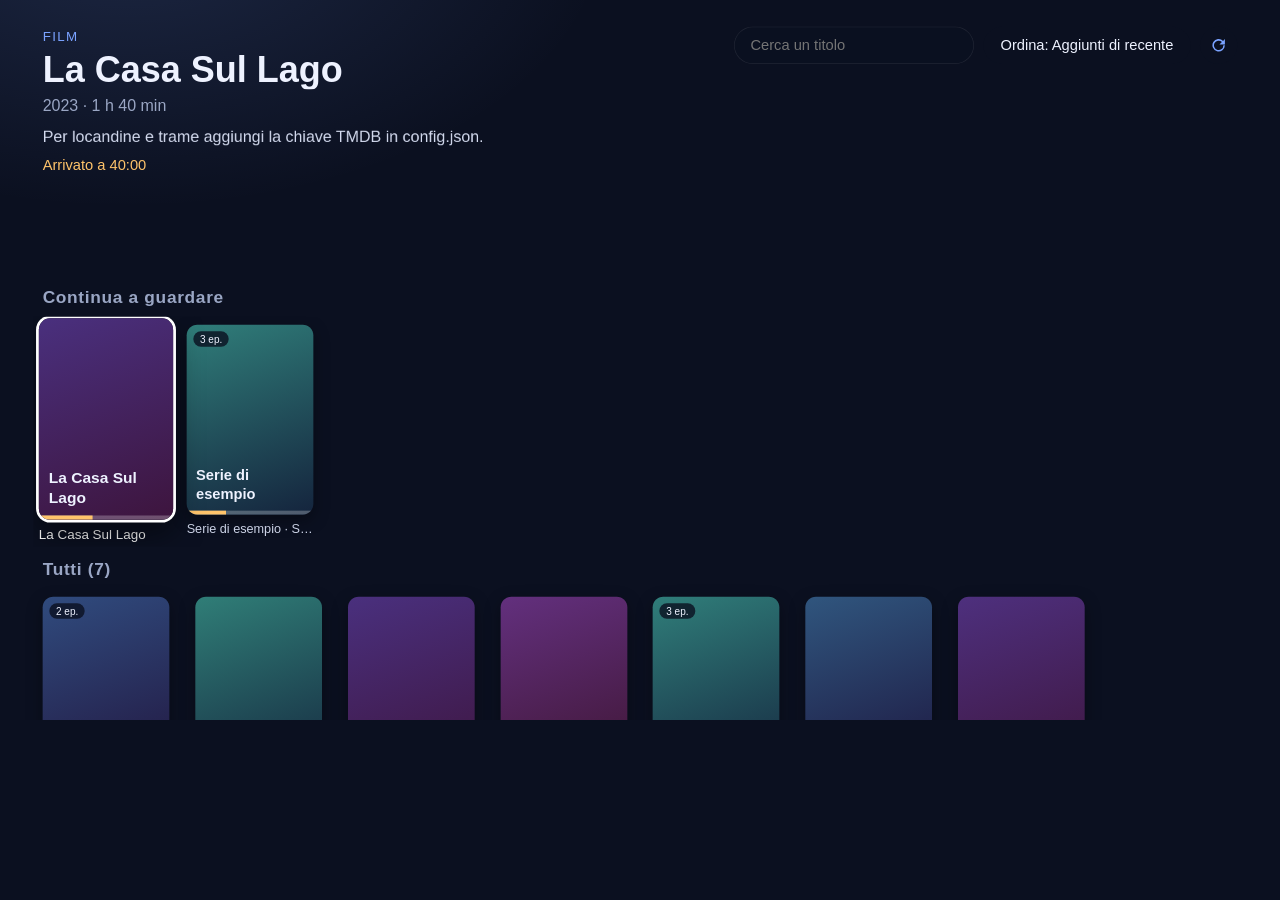
<file: film/index.html>
<!DOCTYPE html>
<html lang="it">
<head>
  <meta charset="utf-8">
  <meta name="viewport" content="width=1920, height=1080">
  <title>Film</title>
  <link rel="stylesheet" href="style.css">
</head>
<body>
  <div id="schermo">
    <!-- In alto: il titolo selezionato, con sfondo, trama e dati -->
    <section id="vetrina" class="vetrina">
      <img id="vetrina-sfondo" class="vetrina-sfondo" alt="" hidden>
      <div class="vetrina-testi">
        <div id="vetrina-percorso" class="vetrina-percorso"></div>
        <h1 id="vetrina-titolo" class="vetrina-titolo">Film</h1>
        <div id="vetrina-dati" class="vetrina-dati"></div>
        <div id="vetrina-trama" class="vetrina-trama"><p id="trama-testo" class="trama-testo"></p></div>
        <div id="vetrina-stato" class="vetrina-stato"></div>
      </div>
      <div class="strumenti">
        <input id="cerca" class="focusable cerca" type="text" placeholder="Cerca un titolo" autocomplete="off" spellcheck="false">
        <button id="btn-ordina" class="focusable btn" type="button"></button>
        <button id="btn-aggiorna" class="focusable btn tondo" type="button" aria-label="Aggiorna">
          <svg viewBox="0 0 24 24"><path d="M17.7 6.3A8 8 0 1 0 20 12h-2a6 6 0 1 1-1.8-4.2L13 11h7V4z"/></svg>
        </button>
      </div>
    </section>

    <main id="contenuto" class="contenuto">
      <section id="sezione-continua" class="sezione" hidden>
        <h2>Continua a guardare</h2>
        <div id="riga-continua" class="riga-locandine"></div>
      </section>
      <section id="sezione-tutti" class="sezione">
        <h2 id="titolo-tutti">Tutti</h2>
        <div id="griglia" class="griglia"></div>
        <div id="messaggio" class="messaggio">Lettura della libreria…</div>
      </section>
      <section id="sezione-episodi" class="sezione" hidden>
        <h2 id="titolo-episodi">Episodi</h2>
        <div id="episodi" class="episodi"></div>
      </section>
    </main>
  </div>

  <div id="scelta" class="overlay" hidden>
    <div class="pannello">
      <h2 id="scelta-titolo"></h2>
      <div id="scelta-opzioni" class="scelta-opzioni"></div>
    </div>
  </div>

  <div id="toast" class="toast"></div>

  <script src="js/base.js"></script>
  <script src="js/libreria.js"></script>
  <script src="js/app.js"></script>
</body>
</html>
</file>
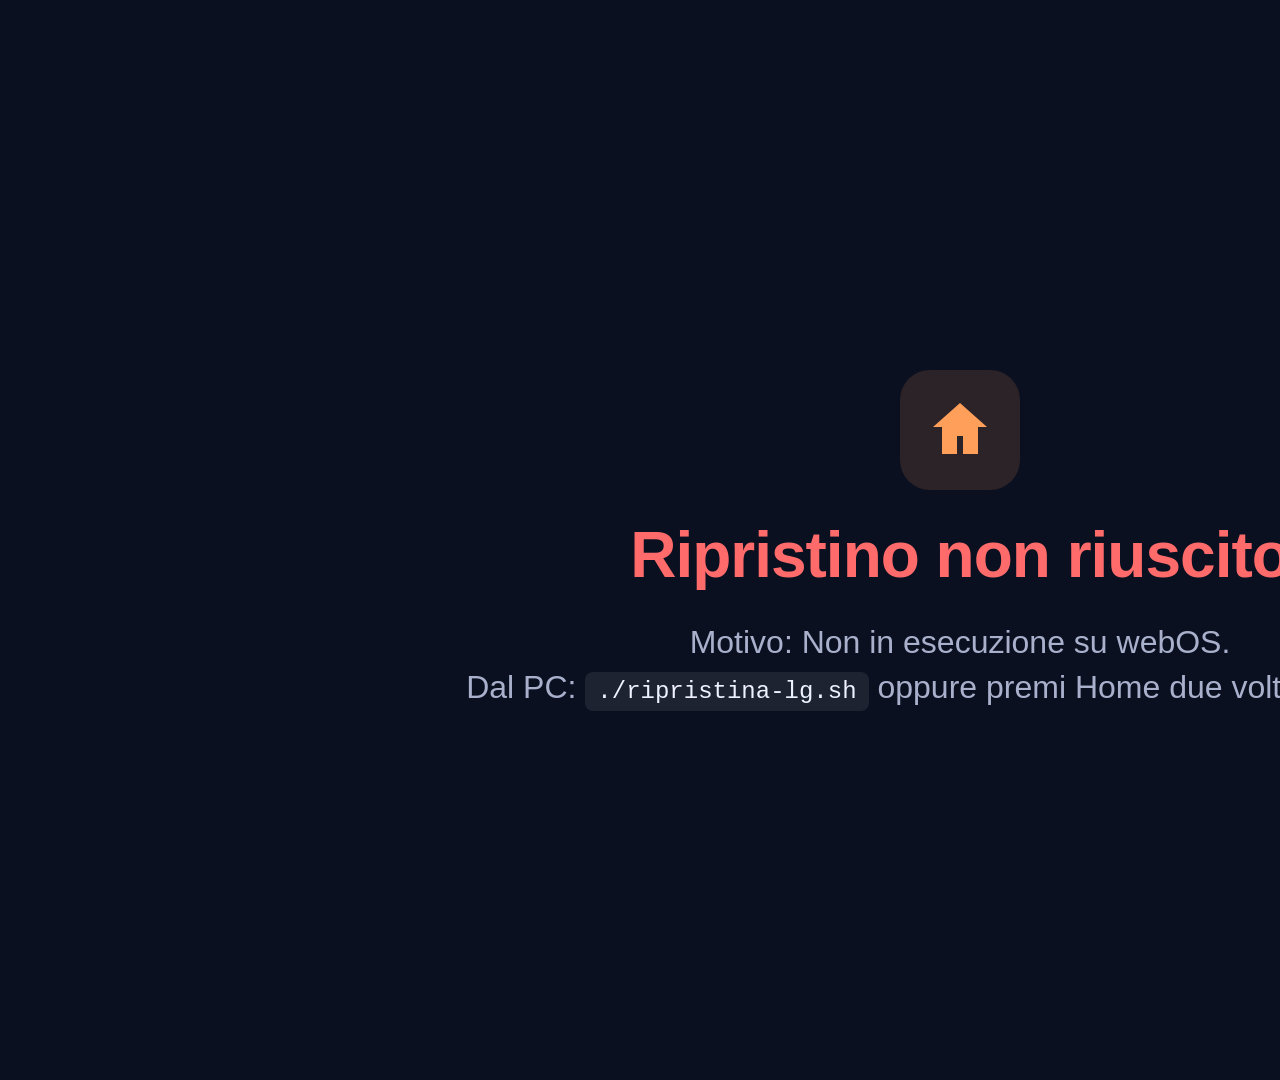
<file: homelg/index.html>
<!doctype html>
<html lang="it">
<head>
<meta charset="utf-8">
<title>Home LG</title>
<style>
  html, body { margin: 0; width: 1920px; height: 1080px; background: #0b1020; color: #eef1ff;
               font-family: "LG Smart UI", "Segoe UI", Arial, sans-serif; overflow: hidden; }
  main { height: 100%; display: flex; flex-direction: column; align-items: center; justify-content: center; gap: 28px; text-align: center; }
  .icona { width: 120px; height: 120px; border-radius: 30px; background: #ff9f5a22; display: flex; align-items: center; justify-content: center; }
  .icona svg { width: 72px; height: 72px; fill: #ff9f5a; }
  h1 { font-size: 64px; font-weight: 600; margin: 0; letter-spacing: -1px; }
  p { font-size: 32px; color: #a8b0cc; margin: 0; max-width: 1200px; line-height: 1.4; }
  .errore h1 { color: #ff6b6b; }
  code { font-size: 24px; background: #ffffff14; padding: 6px 12px; border-radius: 8px; color: #eef1ff; }
</style>
</head>
<body>
<main id="schermo">
  <div class="icona"><svg viewBox="0 0 24 24"><path d="M12 3l9 8h-3v9h-5v-6h-2v6H6v-9H3z"/></svg></div>
  <h1 id="titolo">Ripristino della Home LG…</h1>
  <p id="testo">Un attimo.</p>
</main>
<script>
'use strict';
// "Home LG": riporta Home, accensione e salvaschermo a quelli di LG e apre la Home LG.
// Funziona anche se la dashboard è stata disinstallata o non si apre.
const DASHBOARD = '/media/developer/apps/usr/palm/applications/it.casa.dashboard';
const DATI = '/var/lib/webosbrew/dashboard';
const COMANDO =
  `if [ -f ${DASHBOARD}/servizio.sh ]; then sh ${DASHBOARD}/servizio.sh ripristina; ` +
  `else mkdir -p ${DATI} && printf 'HOME_DASHBOARD=0\\nACCENSIONE=0\\nSALVASCHERMO_LG=0\\n' > ${DATI}/opzioni; ` +
  `luna-send -n 1 -w 5000 luna://com.webos.applicationManager/releaseBlockSystemApp '{"id":"com.webos.app.home"}' >/dev/null 2>&1; fi; ` +
  `date +%s > /tmp/dashboard-salta-home; grep -q HOME_DASHBOARD=0 ${DATI}/opzioni && ` +
  // La Home LG può essere stata rimossa ("Solo dashboard"): deve tornare nell'elenco del sistema
  `! grep -qs '"com.webos.app.home"' /var/preferences/com.webos.applicationManager/blockedSystemAppList/*.json && echo RIPRISTINATA`;

const bridgeAttivi = new Set();
function luna(uri, params) {
  return new Promise((resolve, reject) => {
    if (typeof PalmServiceBridge === 'undefined') { reject(new Error('Non in esecuzione su webOS')); return; }
    const bridge = new PalmServiceBridge();
    bridgeAttivi.add(bridge);
    const timer = setTimeout(() => { bridgeAttivi.delete(bridge); reject(new Error('Timeout')); }, 10000);
    bridge.onservicecallback = (msg) => {
      clearTimeout(timer);
      bridgeAttivi.delete(bridge);
      let res = null;
      try { res = JSON.parse(msg); } catch (e) { /* risposta non valida */ }
      if (!res || res.returnValue === false) reject(new Error((res && res.errorText) || 'Errore ' + uri));
      else resolve(res);
    };
    bridge.call(uri, JSON.stringify(params || {}));
  });
}

function mostra(titolo, testo, errore) {
  document.getElementById('titolo').textContent = titolo;
  document.getElementById('testo').innerHTML = testo;
  document.getElementById('schermo').classList.toggle('errore', !!errore);
}

async function ripristina() {
  try {
    const r = await luna('luna://org.webosbrew.hbchannel.service/exec', { command: `{ ${COMANDO}\n} </dev/null` });
    if (!/RIPRISTINATA/.test(r.stdoutString || '')) throw new Error('le opzioni non risultano cambiate');
  } catch (e) {
    mostra('Ripristino non riuscito',
      'Motivo: ' + e.message + '.<br>Dal PC: <code>./ripristina-lg.sh</code> oppure premi Home due volte di seguito.', true);
    return;
  }
  mostra('Home LG ripristinata',
    'Home, accensione e salvaschermo sono di nuovo quelli LG.<br>' +
    'Per tornare alla dashboard: apri Dashboard → Impostazioni → Avvio, Home e salvaschermo.');
  setTimeout(async () => {
    try { await luna('luna://com.webos.applicationManager/launch', { id: 'com.webos.app.home' }); } catch (e) { /* resta il messaggio */ }
    window.close();
  }, 3500);
}

// Rilanciata mentre è già aperta: rifà il ripristino
document.addEventListener('webOSRelaunch', ripristina);
ripristina();
</script>
</body>
</html>
</file>
<file: film/style.css>
:root {
  --sfondo: #0b1020;
  --card: rgba(255, 255, 255, 0.06);
  --bordo: rgba(255, 255, 255, 0.09);
  --testo: #eef2ff;
  --tenue: #9aa6c4;
  --accento: #7aa2ff;
  --medio: #ffc46b;
  --ok: #7be0a6;
}

* { box-sizing: border-box; margin: 0; padding: 0; }

html, body {
  width: 100%;
  height: 100%;
  overflow: hidden;
  background: var(--sfondo);
  color: var(--testo);
  font-family: "LG Smart UI", "Museo Sans", "Segoe UI", Roboto, Arial, sans-serif;
}

#schermo {
  position: absolute;
  top: 0;
  left: 0;
  width: 1920px;
  height: 1080px;
  overflow: hidden;
  transform-origin: 0 0;
  display: flex;
  flex-direction: column;
  background: radial-gradient(1200px 700px at 10% -10%, rgba(122, 162, 255, 0.16), transparent 60%), var(--sfondo);
}

/* ---------- Vetrina ---------- */
.vetrina {
  position: relative;
  flex: none;
  height: 420px;
  padding: 44px 64px 0;
  overflow: hidden;
}
/* Immagine del film intera (16:9, come arriva da TMDB), accanto a titolo e trama, sotto i comandi */
.vetrina-sfondo {
  position: absolute;
  top: 112px;
  right: 64px;
  width: 528px;
  height: 297px;
  object-fit: cover;
  /* Sfuma su tutti i lati, di più a sinistra (verso il testo) e in basso (verso le locandine) */
  -webkit-mask-image: linear-gradient(to right, transparent, #000 38%, #000 88%, transparent), linear-gradient(to bottom, transparent, #000 14%, #000 62%, transparent);
  -webkit-mask-composite: source-in;
  mask-image: linear-gradient(to right, transparent, #000 38%, #000 88%, transparent), linear-gradient(to bottom, transparent, #000 14%, #000 62%, transparent);
  mask-composite: intersect;
}
.vetrina-sfondo[hidden] { display: none; }
.vetrina-testi { position: relative; width: 1200px; }
.vetrina-percorso { font-size: 20px; letter-spacing: 2px; text-transform: uppercase; color: var(--accento); min-height: 26px; }
/* Il titolo passa sotto la barra di ricerca: non deve arrivarci sopra */
.vetrina-titolo { font-size: 54px; font-weight: 600; line-height: 1.12; margin-top: 4px; max-width: 1010px; max-height: 122px; overflow: hidden; }
.vetrina-dati { font-size: 24px; color: var(--tenue); margin-top: 10px; min-height: 30px; }
.vetrina-trama { font-size: 24px; line-height: 1.45; margin-top: 14px; color: #d4dbef; max-height: 140px; overflow: hidden; }
/* Trama troppo lunga: scorre lentamente (animazione impostata da app.js) e sfuma ai bordi */
.vetrina-trama.scorre {
  -webkit-mask-image: linear-gradient(to bottom, #000 78%, transparent);
  mask-image: linear-gradient(to bottom, #000 78%, transparent);
}
.trama-testo { will-change: transform; }
.vetrina-stato { font-size: 22px; color: var(--medio); margin-top: 12px; min-height: 28px; }

.strumenti {
  position: absolute;
  top: 40px;
  right: 64px;
  display: flex;
  gap: 14px;
}
.cerca {
  width: 360px;
  height: 56px;
  border-radius: 999px;
  border: 1px solid var(--bordo);
  background: rgba(11, 16, 32, 0.75);
  color: var(--testo);
  font: inherit;
  font-size: 22px;
  padding: 0 24px;
  outline: none;
}
.btn {
  height: 56px;
  border: 0;
  border-radius: 999px;
  background: rgba(11, 16, 32, 0.75);
  color: var(--testo);
  font: inherit;
  font-size: 22px;
  padding: 0 26px;
  outline: none;
  cursor: pointer;
}
.btn.tondo { width: 56px; padding: 0; display: flex; align-items: center; justify-content: center; }
.btn svg { width: 28px; height: 28px; fill: var(--accento); }

/* ---------- Contenuto ---------- */
.contenuto {
  flex: 1;
  min-height: 0;
  overflow: hidden;
  /* Spazio in fondo: anche l'ultima sezione può salire fino in cima, senza righe tagliate sopra */
  padding: 0 64px 420px;
}
.sezione { margin-top: 18px; }
.sezione[hidden] { display: none; }
.sezione h2 { font-size: 26px; font-weight: 600; color: var(--tenue); letter-spacing: 1px; margin-bottom: 14px; }

.riga-locandine {
  display: flex;
  gap: 26px;
  overflow: hidden;
  padding: 12px 14px 16px;
  margin: 0 -14px;
}
.griglia {
  display: grid;
  grid-template-columns: repeat(8, 190px);
  justify-content: space-between;
  gap: 26px 0;
  padding: 12px 14px 16px;
  margin: 0 -14px;
}

.locandina {
  flex: none;
  width: 190px;
  border: 0;
  background: none;
  color: var(--testo);
  font: inherit;
  text-align: left;
  outline: none;
  cursor: pointer;
  border-radius: 16px;
  transition: transform 0.15s ease;
}
.locandina-img {
  position: relative;
  display: block;
  width: 190px;
  height: 285px;
  border-radius: 16px;
  overflow: hidden;
  box-shadow: 0 8px 24px rgba(0, 0, 0, 0.35);
}
.locandina-img img { position: absolute; inset: 0; width: 100%; height: 100%; object-fit: cover; }
.locandina-segnaposto {
  position: absolute;
  inset: auto 14px 18px;
  font-size: 22px;
  font-weight: 600;
  line-height: 1.25;
}
.locandina-nome {
  display: block;
  margin-top: 10px;
  font-size: 19px;
  white-space: nowrap;
  overflow: hidden;
  text-overflow: ellipsis;
  color: #d4dbef;
}
.badge {
  position: absolute;
  top: 10px;
  left: 10px;
  font-size: 15px;
  padding: 3px 10px;
  border-radius: 999px;
  background: rgba(11, 16, 32, 0.8);
}
.visto {
  position: absolute;
  top: 10px;
  right: 10px;
  width: 34px;
  height: 34px;
  border-radius: 50%;
  background: var(--ok);
  color: #0b1020;
  font-size: 20px;
  font-weight: 700;
  display: flex;
  align-items: center;
  justify-content: center;
}
.avanzamento {
  position: absolute;
  left: 0;
  right: 0;
  bottom: 0;
  height: 6px;
  background: rgba(255, 255, 255, 0.25);
}
.avanzamento i { display: block; height: 100%; background: var(--medio); }

.messaggio { font-size: 24px; color: var(--tenue); margin-top: 10px; }
.messaggio:empty { display: none; }

/* ---------- Episodi ---------- */
.episodi {
  display: grid;
  grid-template-columns: 1fr 1fr;
  gap: 10px 28px;
  padding: 8px 10px 16px;
  margin: 0 -10px;
}
.stagione { grid-column: 1 / -1; font-size: 20px; letter-spacing: 1.5px; text-transform: uppercase; color: var(--accento); margin-top: 12px; }
.episodio {
  position: relative;
  display: flex;
  align-items: baseline;
  gap: 18px;
  height: 58px;
  padding: 0 20px;
  border: 0;
  border-radius: 14px;
  background: var(--card);
  color: var(--testo);
  font: inherit;
  text-align: left;
  outline: none;
  cursor: pointer;
  overflow: hidden;
  line-height: 58px;
}
.ep-num { flex: none; width: 92px; font-size: 19px; color: var(--accento); }
.ep-nome { flex: 1; min-width: 0; font-size: 22px; white-space: nowrap; overflow: hidden; text-overflow: ellipsis; }
.ep-durata { flex: none; font-size: 18px; color: var(--tenue); }
.episodio.visto-ep .ep-num { color: var(--ok); font-weight: 700; }
.episodio.visto-ep .ep-nome { color: var(--tenue); }

/* ---------- Focus ---------- */
.focusable:focus { box-shadow: 0 0 0 4px #ffffff; }
.locandina:focus { box-shadow: none; transform: scale(1.06); z-index: 1; }
.locandina:focus .locandina-img { box-shadow: 0 0 0 4px #ffffff, 0 18px 40px rgba(0, 0, 0, 0.5); }
.locandina:focus .locandina-nome { color: #fff; }
.episodio:focus, .btn:focus { background: rgba(255, 255, 255, 0.18); }
.cerca:focus { border-color: #fff; box-shadow: 0 0 0 3px #fff; }

/* ---------- Menu e toast ---------- */
.overlay {
  position: fixed;
  inset: 0;
  background: rgba(5, 8, 18, 0.78);
  display: flex;
  align-items: center;
  justify-content: center;
  z-index: 10;
}
.overlay[hidden] { display: none; }
.pannello {
  width: 820px;
  background: #151c33;
  border: 1px solid var(--bordo);
  border-radius: 32px;
  padding: 44px 52px;
  display: flex;
  flex-direction: column;
  gap: 22px;
}
.pannello h2 { font-size: 36px; font-weight: 600; }
.scelta-opzioni { display: flex; flex-direction: column; gap: 14px; }
.scelta-opzioni .btn { height: 64px; border-radius: 18px; background: rgba(255, 255, 255, 0.07); text-align: left; font-size: 26px; }
.scelta-opzioni .btn:focus { background: rgba(255, 255, 255, 0.2); }

.toast {
  position: fixed;
  left: 50%;
  bottom: 48px;
  transform: translate(-50%, 40px);
  background: #1d2644;
  border: 1px solid var(--bordo);
  border-radius: 20px;
  padding: 18px 34px;
  font-size: 26px;
  opacity: 0;
  transition: opacity 0.25s, transform 0.25s;
  pointer-events: none;
  z-index: 20;
}
.toast.visibile { opacity: 1; transform: translate(-50%, 0); }
</file>
